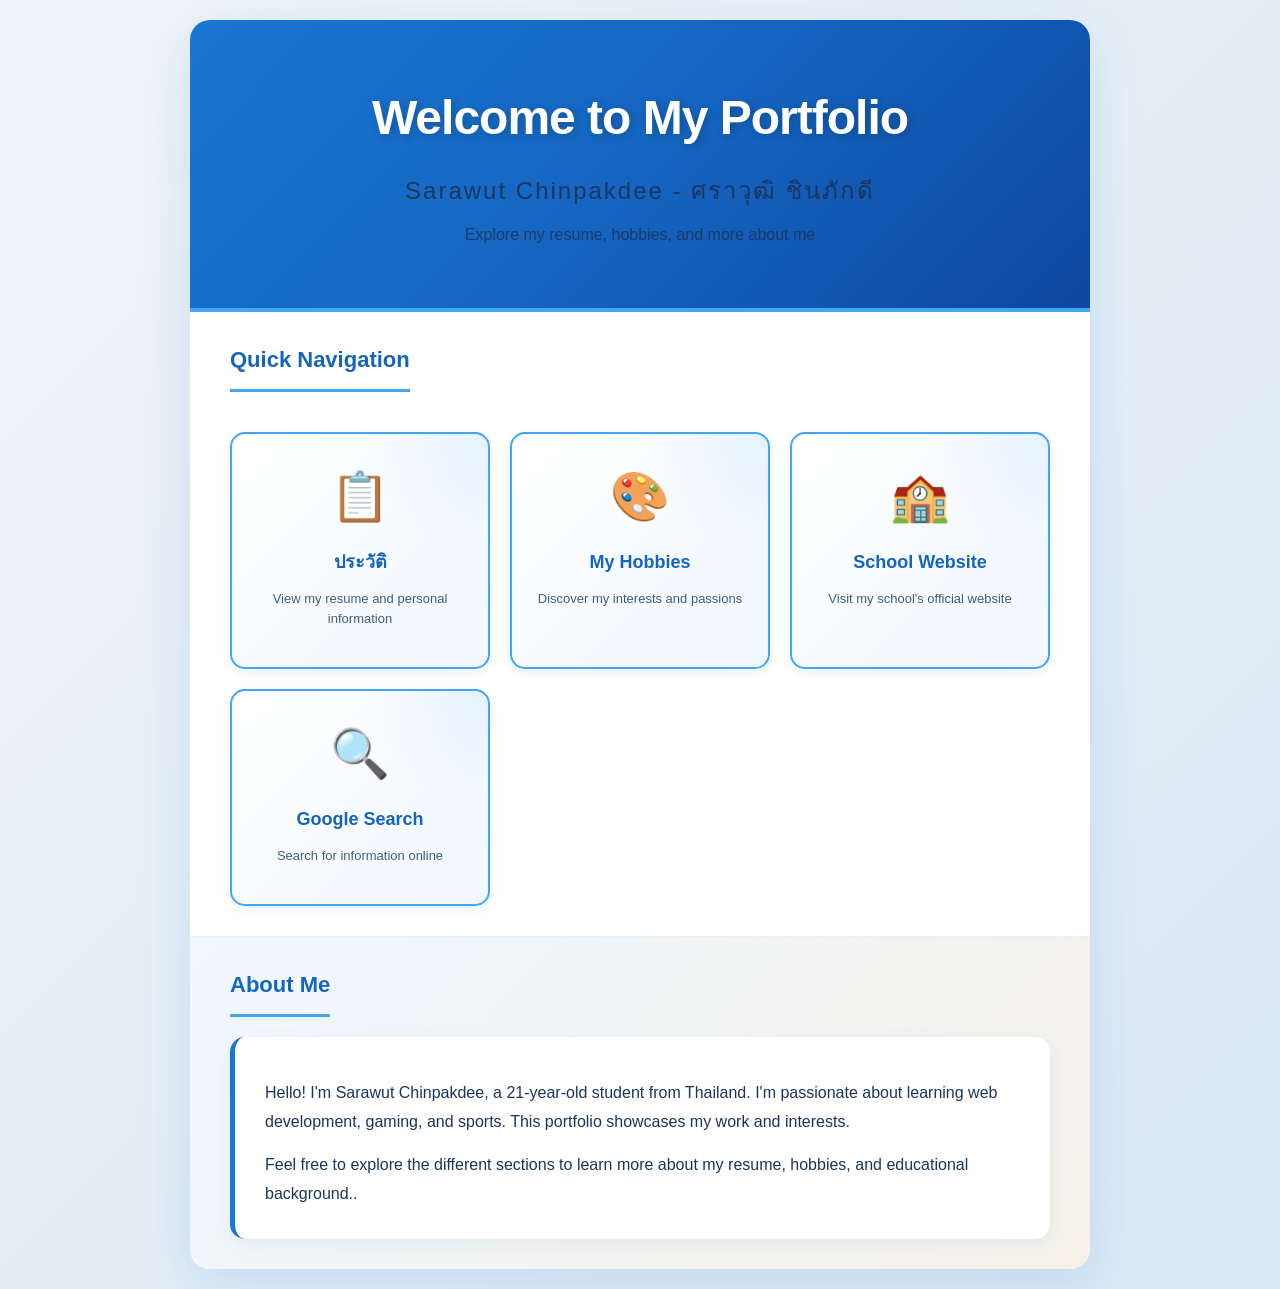
<file: index.html>
<!doctype html>
<html lang="en">
  <head>
    <meta charset="UTF-8" />
    <meta name="viewport" content="width=device-width, initial-scale=1.0" />
    <title>Sarawut - My Portfolio</title>
    <link rel="stylesheet" href="styles/v1.css" />
  </head>
  <body>
    <div class="container">
      <!-- Hero Header -->
      <div class="header hero-header">
        <div class="hero-content">
          <h1 class="hero-title">Welcome to My Portfolio</h1>
          <p class="hero-subtitle">Sarawut Chinpakdee - ศราวุฒิ ชินภักดี</p>
          <p class="hero-description">
            Explore my resume, hobbies, and more about me
          </p>
        </div>
      </div>

      <!-- Main Navigation Section -->
      <section class="section">
        <h2 class="section-title">Quick Navigation</h2>
        <div class="nav-grid">
          <a href="resume.html" class="nav-card premium">
            <div class="nav-icon">📋</div>
            <h3>ประวัติ</h3>
            <p>View my resume and personal information</p>
          </a>

          <a href="hobby.html" class="nav-card premium">
            <div class="nav-icon">🎨</div>
            <h3>My Hobbies</h3>
            <p>Discover my interests and passions</p>
          </a>

          <a
            href="http://www.rvc.ac.th"
            class="nav-card premium"
            target="_blank"
          >
            <div class="nav-icon">🏫</div>
            <h3>School Website</h3>
            <p>Visit my school's official website</p>
          </a>

          <a
            href="https://www.google.com"
            class="nav-card premium"
            target="_blank"
          >
            <div class="nav-icon">🔍</div>
            <h3>Google Search</h3>
            <p>Search for information online</p>
          </a>
        </div>
      </section>

      <!-- About Section -->
      <section class="section about-section">
        <h2 class="section-title">About Me</h2>
        <div class="about-content">
          <div class="about-text">
            <p>
              Hello! I'm Sarawut Chinpakdee, a 21-year-old student from
              Thailand. I'm passionate about learning web development, gaming,
              and sports. This portfolio showcases my work and interests.
            </p>
            <p>
              Feel free to explore the different sections to learn more about my
              resume, hobbies, and educational background..
            </p>
          </div>
        </div>
      </section>
    </div>
  </body>
</html>
</file>
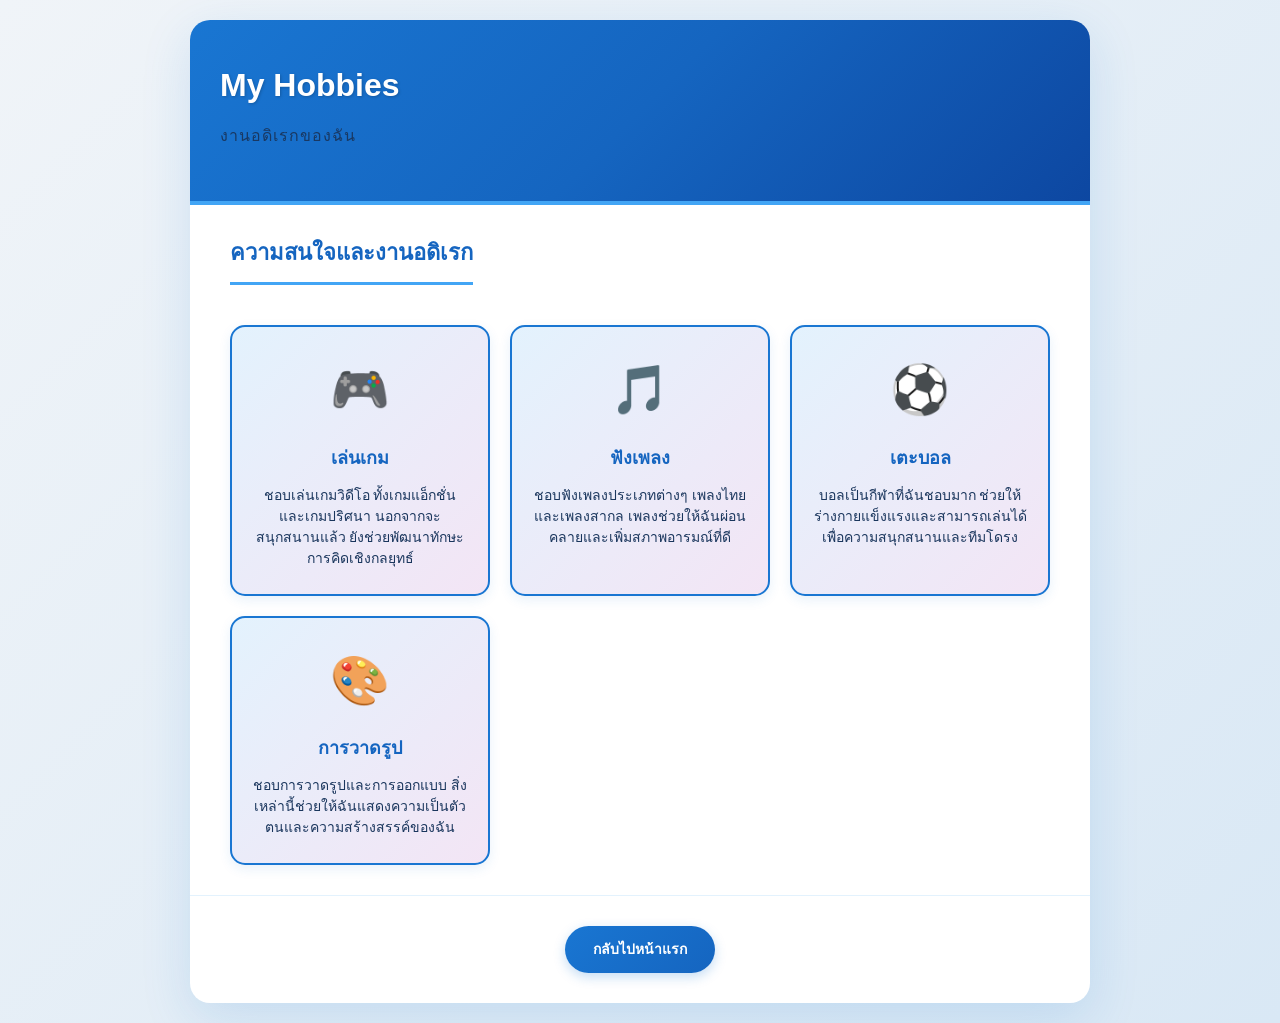
<file: hobby.html>
<!doctype html>
<html lang="en">
  <head>
    <meta charset="UTF-8" />
    <meta name="viewport" content="width=device-width, initial-scale=1.0" />
    <title>Hobby - Sarawut</title>
    <link rel="stylesheet" href="styles/v1.css" />
  </head>
  <body>
    <div class="container">
      <!-- Header -->
      <div class="header">
        <h1 class="name">My Hobbies</h1>
        <p class="subtitle">งานอดิเรกของฉัน</p>
      </div>

      <!-- Hobbies Section -->
      <section class="section">
        <h2 class="section-title">ความสนใจและงานอดิเรก</h2>
        <div class="hobby-grid">
          <div class="hobby-card">
            <div class="hobby-icon">🎮</div>
            <h3>เล่นเกม</h3>
            <p>
              ชอบเล่นเกมวิดีโอ ทั้งเกมแอ็กชั่นและเกมปริศนา นอกจากจะสนุกสนานแล้ว
              ยังช่วยพัฒนาทักษะการคิดเชิงกลยุทธ์
            </p>
          </div>

          <div class="hobby-card">
            <div class="hobby-icon">🎵</div>
            <h3>ฟังเพลง</h3>
            <p>
              ชอบฟังเพลงประเภทต่างๆ เพลงไทยและเพลงสากล
              เพลงช่วยให้ฉันผ่อนคลายและเพิ่มสภาพอารมณ์ที่ดี
            </p>
          </div>

          <div class="hobby-card">
            <div class="hobby-icon">⚽</div>
            <h3>เตะบอล</h3>
            <p>
              บอลเป็นกีฬาที่ฉันชอบมาก
              ช่วยให้ร่างกายแข็งแรงและสามารถเล่นได้เพื่อความสนุกสนานและทีมโดรง
            </p>
          </div>

          <div class="hobby-card">
            <div class="hobby-icon">🎨</div>
            <h3>การวาดรูป</h3>
            <p>
              ชอบการวาดรูปและการออกแบบ
              สิ่งเหล่านี้ช่วยให้ฉันแสดงความเป็นตัวตนและความสร้างสรรค์ของฉัน
            </p>
          </div>
        </div>
      </section>

      <!-- Back Button -->
      <section class="section" style="text-align: center; padding: 20px 40px">
        <a href="index.html" class="btn">กลับไปหน้าแรก</a>
      </section>
    </div>
  </body>
</html>
</file>
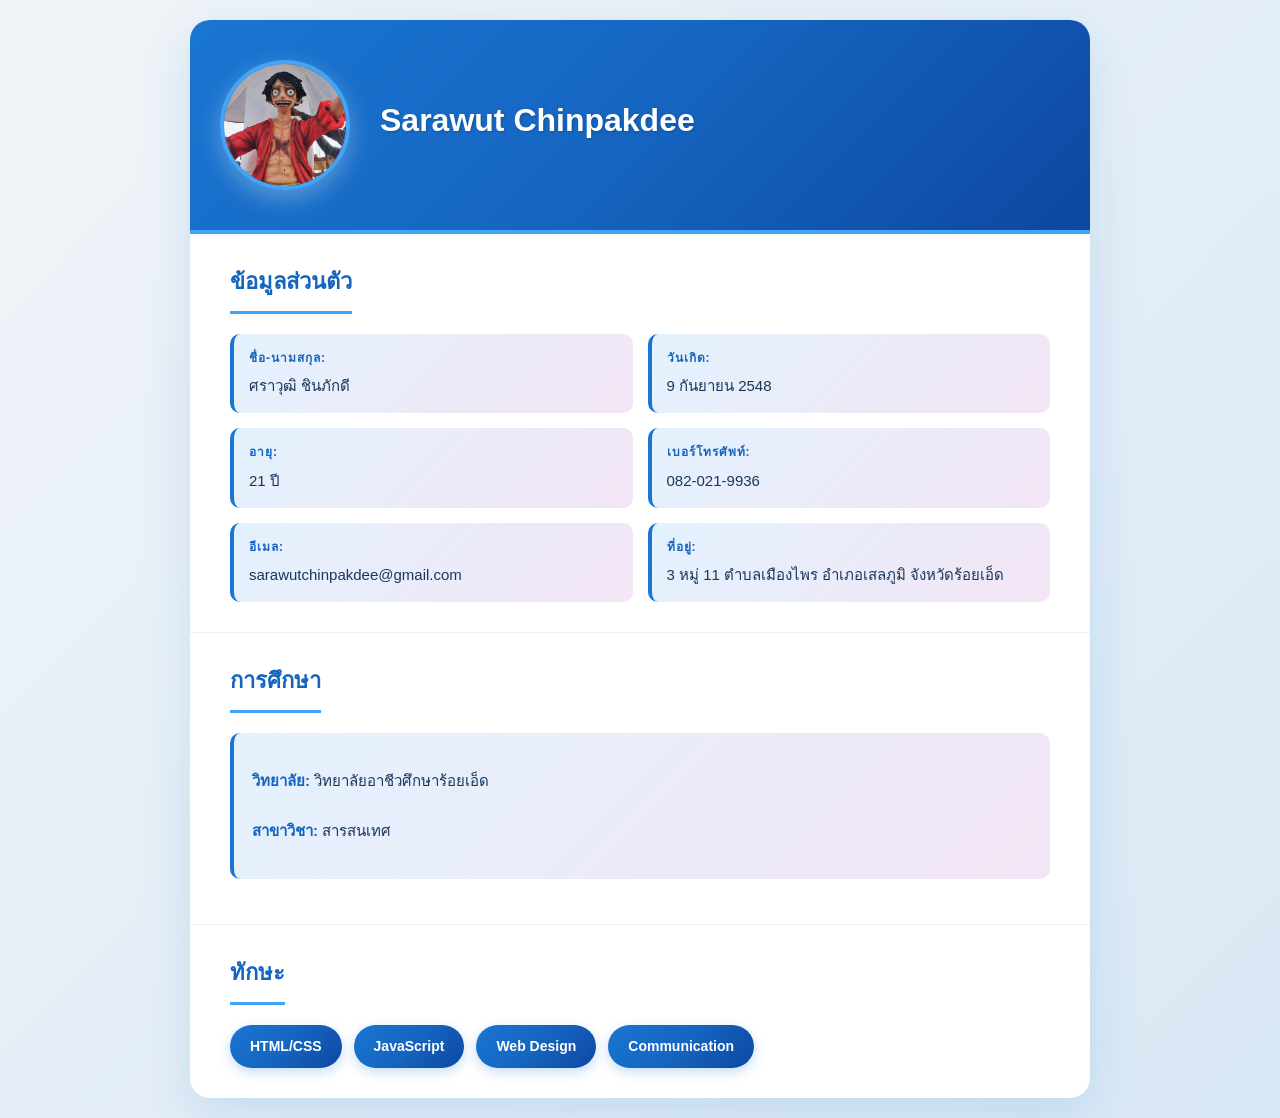
<file: resume.html>
<!doctype html>
<html lang="en">
  <head>
    <meta charset="UTF-8" />
    <meta name="viewport" content="width=device-width, initial-scale=1.0" />
    <title>Resume - Sarawut Chinpakdee</title>
    <link rel="stylesheet" href="styles/v1.css" />
  </head>
  <body>
    <div class="container">
      <!-- Header Section -->
      <div class="header">
        <div class="header-content">
          <img
            src="images/lufy.jpg"
            alt="Profile Picture"
            class="profile-img"
          />
          <div class="header-text">
            <h1 class="name">Sarawut Chinpakdee</h1>
          </div>
        </div>
      </div>

      <!-- Personal Information Section -->
      <section class="section">
        <h2 class="section-title">ข้อมูลส่วนตัว</h2>
        <div class="info-grid">
          <div class="info-item">
            <span class="label">ชื่อ-นามสกุล:</span>
            <span class="value">ศราวุฒิ ชินภักดี</span>
          </div>
          <div class="info-item">
            <span class="label">วันเกิด:</span>
            <span class="value">9 กันยายน 2548</span>
          </div>
          <div class="info-item">
            <span class="label">อายุ:</span>
            <span class="value">21 ปี</span>
          </div>
          <div class="info-item">
            <span class="label">เบอร์โทรศัพท์:</span>
            <span class="value">082-021-9936</span>
          </div>
          <div class="info-item">
            <span class="label">อีเมล:</span>
            <span class="value">sarawutchinpakdee@gmail.com</span>
          </div>
          <div class="info-item">
            <span class="label">ที่อยู่:</span>
            <span class="value"
              >3 หมู่ 11 ตำบลเมืองไพร อำเภอเสลภูมิ จังหวัดร้อยเอ็ด</span
            >
          </div>
        </div>
      </section>

      <!-- Education Section -->
      <section class="section">
        <h2 class="section-title">การศึกษา</h2>
        <div class="education-item">
          <p style="margin: 0"><b>วิทยาลัย: </b>วิทยาลัยอาชีวศึกษาร้อยเอ็ด</p>
          <p style="margin: 0"><b>สาขาวิชา: </b>สารสนเทศ</p>
        </div>
      </section>

      <!-- Skills Section -->
      <section class="section">
        <h2 class="section-title">ทักษะ</h2>
        <div class="skills-list">
          <span class="skill-tag">HTML/CSS</span>
          <span class="skill-tag">JavaScript</span>
          <span class="skill-tag">Web Design</span>
          <span class="skill-tag">Communication</span>
        </div>
      </section>

      <!-- Experience Section -->
    </div>
  </body>
</html>
</file>
<file: styles/v1.css>
* {
  margin: 0;
  padding: 0;
  box-sizing: border-box;
}

body {
  background: linear-gradient(135deg, #f0f4f8 0%, #d9e8f5 100%);
  color: #1a365d;
  font-family: "Segoe UI", "Trebuchet MS", Tahoma, Geneva, Verdana, sans-serif;
  line-height: 1.6;
  padding: 20px;
  min-height: 100vh;
}

/* Container */
.container {
  max-width: 900px;
  margin: 0 auto;
  background: #ffffff;
  border-radius: 20px;
  box-shadow: 0 15px 50px rgba(25, 118, 210, 0.15);
  overflow: hidden;
}

/* Header Section */
.header {
  background: linear-gradient(135deg, #1976d2 0%, #1565c0 50%, #0d47a1 100%);
  color: #ffffff;
  padding: 40px 30px;
  text-align: left;
  border-bottom: 4px solid #42a5f5;
}

/* Hero Header for Home Page */
.hero-header {
  text-align: center;
  padding: 60px 40px;
}

.hero-content {
  max-width: 800px;
  margin: 0 auto;
}

.hero-title {
  font-size: 48px;
  font-weight: 800;
  margin-bottom: 15px;
  text-shadow: 2px 2px 8px rgba(0, 0, 0, 0.2);
  letter-spacing: -1px;
}

.hero-subtitle {
  font-size: 24px;
  font-weight: 300;
  margin-bottom: 12px;
  opacity: 0.95;
  letter-spacing: 2px;
}

.hero-description {
  font-size: 16px;
  font-weight: 300;
  opacity: 0.85;
  margin-bottom: 0;
}

.header-content {
  display: flex;
  align-items: center;
  gap: 30px;
}

.profile-img {
  width: 130px;
  height: 130px;
  object-fit: cover;
  border-radius: 50%;
  box-shadow: 0 8px 25px rgba(255, 255, 255, 0.3);
  border: 4px solid #42a5f5;
  flex-shrink: 0;
}

.header-text {
  display: flex;
  flex-direction: column;
  justify-content: center;
}

.name {
  font-size: 32px;
  font-weight: 700;
  margin-bottom: 8px;
  text-shadow: 1px 1px 3px rgba(0, 0, 0, 0.2);
}

.subtitle {
  font-size: 16px;
  font-weight: 300;
  letter-spacing: 1px;
  opacity: 0.95;
}

/* Section Styling */
.section {
  padding: 30px 40px;
  border-bottom: 1px solid #e3f2fd;
}

.section:last-child {
  border-bottom: none;
}

.section-title {
  font-size: 22px;
  color: #1565c0;
  margin-bottom: 20px;
  padding-bottom: 12px;
  border-bottom: 3px solid #42a5f5;
  display: inline-block;
  font-weight: 600;
}

/* Info Grid */
.info-grid {
  display: grid;
  grid-template-columns: repeat(auto-fit, minmax(280px, 1fr));
  gap: 15px;
}

.info-item {
  background: linear-gradient(135deg, #e3f2fd 0%, #f3e5f5 100%);
  padding: 15px;
  border-radius: 10px;
  border-left: 4px solid #1976d2;
  transition: all 0.3s ease;
}

.info-item:hover {
  background: linear-gradient(135deg, #bbdefb 0%, #e1bee7 100%);
  transform: translateX(5px);
  box-shadow: 0 4px 12px rgba(25, 118, 210, 0.15);
}

.info-item .label {
  display: block;
  font-weight: 600;
  color: #1565c0;
  font-size: 12px;
  margin-bottom: 6px;
  text-transform: uppercase;
  letter-spacing: 1px;
}

.info-item .value {
  display: block;
  color: #1a365d;
  font-size: 15px;
}

/* Education Item */
.education-item,
.experience-item {
  background: linear-gradient(135deg, #e3f2fd 0%, #f3e5f5 100%);
  padding: 18px;
  border-radius: 10px;
  border-left: 4px solid #1976d2;
  margin-bottom: 15px;
  transition: all 0.3s ease;
}

.education-item:hover,
.experience-item:hover {
  box-shadow: 0 6px 16px rgba(25, 118, 210, 0.2);
  transform: translateX(5px);
  background: linear-gradient(135deg, #bbdefb 0%, #e1bee7 100%);
}

.education-item p,
.experience-item p {
  background: none !important;
  padding: 8px 0 !important;
  border: none !important;
  box-shadow: none !important;
  max-width: 100% !important;
  margin: 10px 0 !important;
  color: #1a365d;
}

.education-item b,
.experience-item b {
  color: #1565c0;
}

/* Skills Section */
.skills-list {
  display: flex;
  flex-wrap: wrap;
  gap: 12px;
}

.skill-tag {
  display: inline-block;
  background: linear-gradient(135deg, #1976d2 0%, #1565c0 50%, #0d47a1 100%);
  color: #ffffff;
  padding: 10px 20px;
  border-radius: 25px;
  font-size: 14px;
  font-weight: 600;
  transition: all 0.3s ease;
  box-shadow: 0 4px 12px rgba(25, 118, 210, 0.25);
  cursor: pointer;
}

.skill-tag:hover {
  transform: translateY(-3px);
  box-shadow: 0 6px 18px rgba(25, 118, 210, 0.4);
}

/* Image general styling */
img {
  max-width: 100%;
  height: auto;
  display: block;
}

/* Paragraph defaults */
p {
  color: #1a365d;
  margin: 12px 0;
  font-size: 15px;
}

/* Button styling */
.btn {
  display: inline-block;
  margin: 10px 6px;
  padding: 12px 28px;
  background: linear-gradient(135deg, #1976d2 0%, #1565c0 100%);
  color: #ffffff;
  text-decoration: none;
  border-radius: 25px;
  font-size: 14px;
  font-weight: 600;
  transition: all 0.3s ease;
  border: none;
  cursor: pointer;
  box-shadow: 0 4px 12px rgba(25, 118, 210, 0.25);
}

.btn:hover {
  transform: translateY(-3px);
  box-shadow: 0 6px 16px rgba(25, 118, 210, 0.4);
}

/* Navigation Cards */
.nav-grid {
  display: grid;
  grid-template-columns: repeat(auto-fit, minmax(220px, 1fr));
  gap: 20px;
  margin-top: 20px;
}

.nav-card {
  background: linear-gradient(135deg, #e3f2fd 0%, #f3e5f5 100%);
  border: 2px solid #1976d2;
  padding: 25px 20px;
  border-radius: 15px;
  text-align: center;
  text-decoration: none;
  color: #1a365d;
  transition: all 0.3s ease;
  box-shadow: 0 4px 12px rgba(25, 118, 210, 0.1);
  cursor: pointer;
}

.nav-card:hover {
  background: linear-gradient(135deg, #bbdefb 0%, #e1bee7 100%);
  border-color: #0d47a1;
  transform: translateY(-8px);
  box-shadow: 0 12px 28px rgba(25, 118, 210, 0.3);
}

.nav-card .nav-icon {
  font-size: 48px;
  margin-bottom: 12px;
  display: block;
}

.nav-card h3 {
  font-size: 18px;
  color: #1565c0;
  margin-bottom: 10px;
  font-weight: 700;
}

.nav-card p {
  font-size: 13px;
  color: #1a365d;
  opacity: 0.8;
}

/* Premium Navigation Cards */
.nav-card.premium {
  background: linear-gradient(135deg, #ffffff 0%, #f0f7ff 100%);
  border: 2px solid #42a5f5;
  position: relative;
  overflow: hidden;
}

.nav-card.premium::before {
  content: "";
  position: absolute;
  top: -50%;
  right: -50%;
  width: 100%;
  height: 100%;
  background: radial-gradient(
    circle,
    rgba(66, 165, 245, 0.1) 0%,
    transparent 70%
  );
  transition: all 0.3s ease;
}

.nav-card.premium:hover {
  background: linear-gradient(135deg, #e3f2fd 0%, #bbdefb 100%);
  border-color: #1565c0;
  box-shadow: 0 15px 40px rgba(25, 118, 210, 0.35);
}

.nav-card.premium .nav-icon {
  transition: transform 0.3s ease;
}

.nav-card.premium:hover .nav-icon {
  transform: scale(1.15) rotate(5deg);
}

/* About Section */
.about-section {
  background: linear-gradient(135deg, #f0f7ff 0%, #f5f1e8 100%);
}

.about-content {
  background: #ffffff;
  padding: 30px;
  border-radius: 15px;
  border-left: 5px solid #1976d2;
  box-shadow: 0 4px 15px rgba(25, 118, 210, 0.08);
}

.about-text p {
  font-size: 16px;
  line-height: 1.8;
  color: #1a365d;
  margin-bottom: 15px;
  background: none !important;
  border: none !important;
  padding: 0 !important;
  box-shadow: none !important;
}

.about-text p:last-child {
  margin-bottom: 0;
}

/* Hobby Cards */
.hobby-grid {
  display: grid;
  grid-template-columns: repeat(auto-fit, minmax(250px, 1fr));
  gap: 20px;
  margin-top: 20px;
}

.hobby-card {
  background: linear-gradient(135deg, #e3f2fd 0%, #f3e5f5 100%);
  padding: 25px 20px;
  border-radius: 15px;
  border: 2px solid #1976d2;
  text-align: center;
  transition: all 0.3s ease;
  box-shadow: 0 4px 12px rgba(25, 118, 210, 0.1);
}

.hobby-card:hover {
  background: linear-gradient(135deg, #bbdefb 0%, #e1bee7 100%);
  border-color: #0d47a1;
  transform: translateY(-8px);
  box-shadow: 0 12px 28px rgba(25, 118, 210, 0.3);
}

.hobby-card .hobby-icon {
  font-size: 48px;
  margin-bottom: 15px;
  display: block;
}

.hobby-card h3 {
  font-size: 18px;
  color: #1565c0;
  margin-bottom: 12px;
  font-weight: 700;
}

.hobby-card p {
  font-size: 14px;
  color: #1a365d;
  line-height: 1.5;
  background: none !important;
  border: none !important;
  box-shadow: none !important;
  padding: 0 !important;
  margin: 0 !important;
}

/* Responsive Design */
@media (max-width: 768px) {
  .container {
    border-radius: 15px;
  }

  .header {
    padding: 25px 15px;
  }

  .hero-header {
    padding: 40px 20px;
  }

  .hero-title {
    font-size: 36px;
    margin-bottom: 12px;
  }

  .hero-subtitle {
    font-size: 18px;
    margin-bottom: 10px;
  }

  .hero-description {
    font-size: 14px;
  }

  .header-content {
    flex-direction: column;
    text-align: center;
    gap: 15px;
  }

  .profile-img {
    width: 100px;
    height: 100px;
  }

  .name {
    font-size: 24px;
  }

  .section {
    padding: 20px 15px;
  }

  .section-title {
    font-size: 18px;
  }

  .info-grid {
    grid-template-columns: 1fr;
  }

  .skills-list {
    justify-content: center;
  }

  .about-content {
    padding: 20px;
  }

  .about-text p {
    font-size: 15px;
  }
}
</file>
